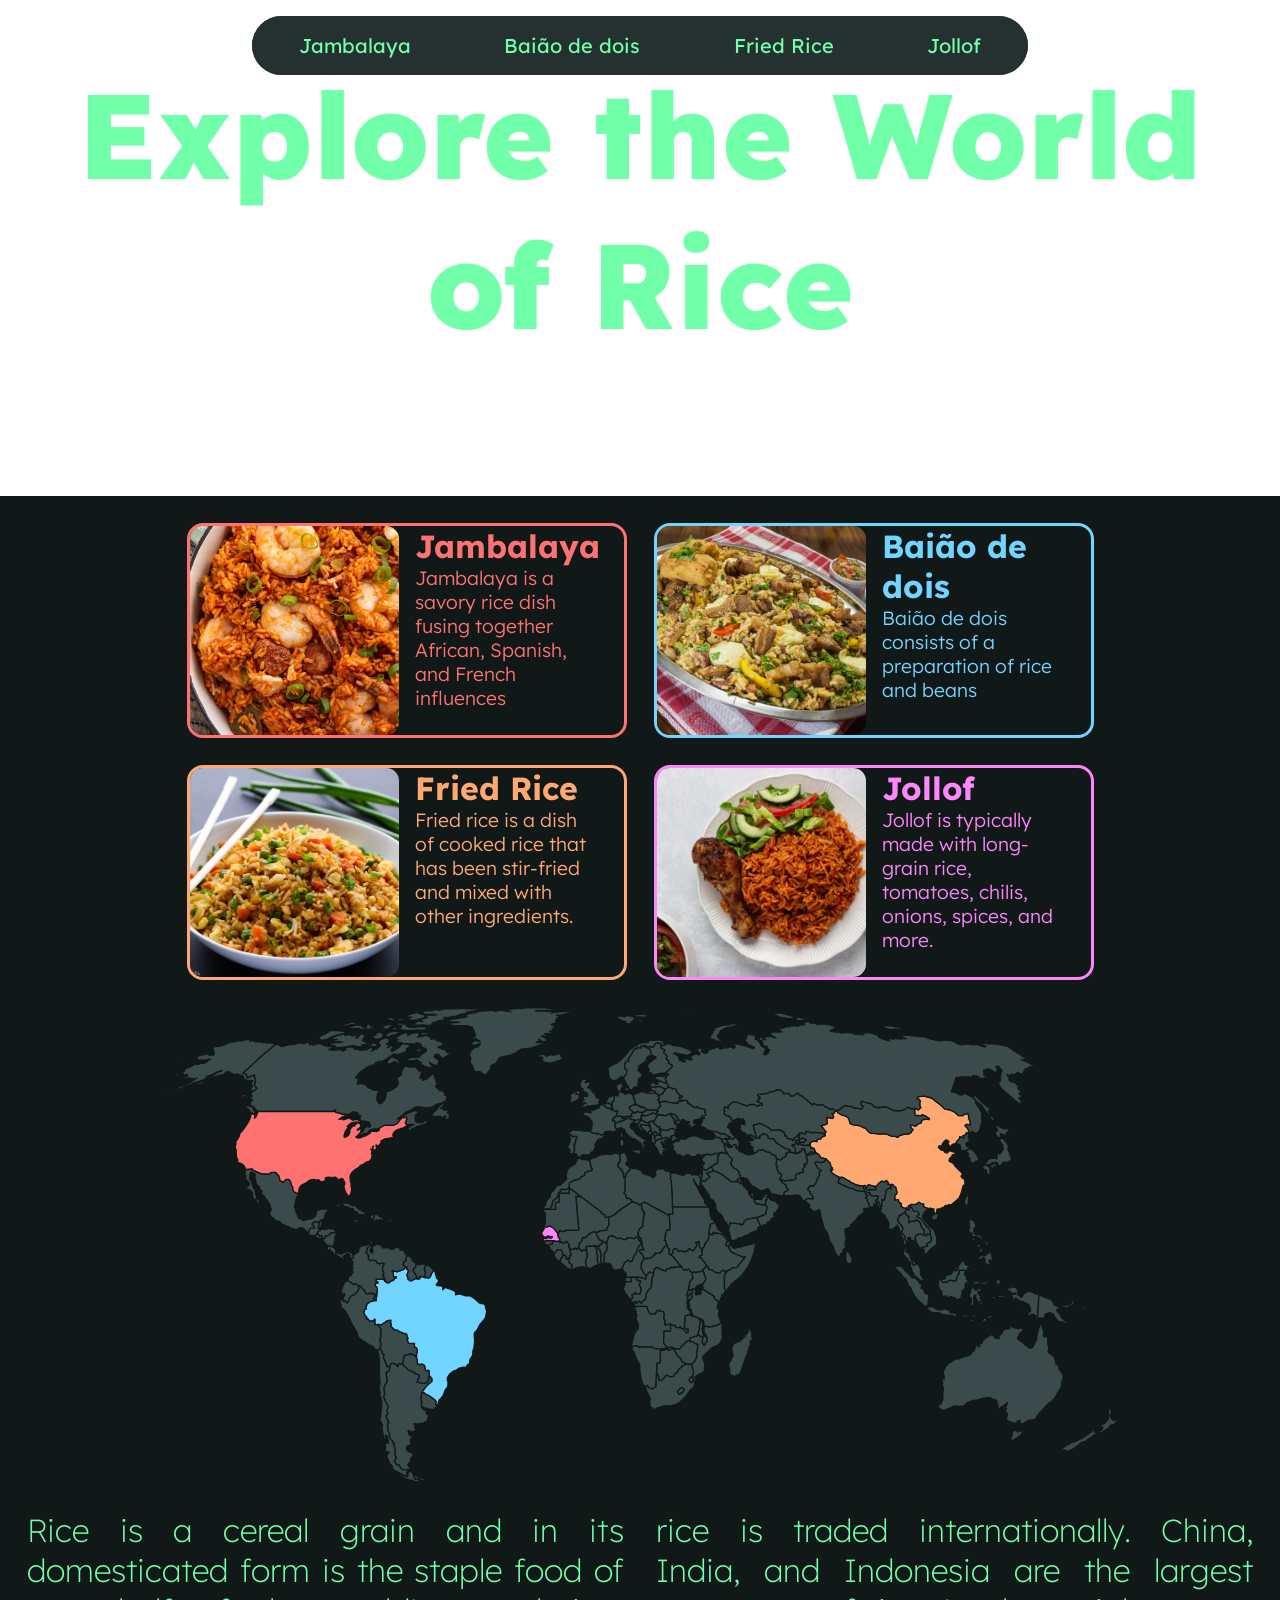
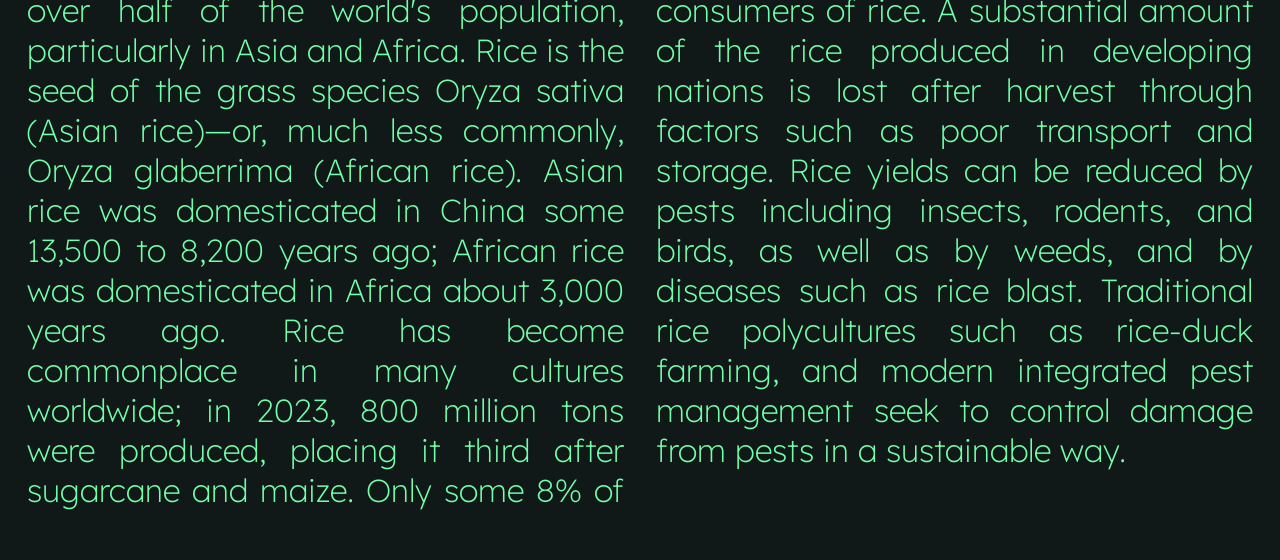
<file: world-of-rice/index.html>
<!DOCTYPE html>
<html lang="en">
  <head>
    <meta charset="UTF-8">
    <meta name="viewport" content="width=device-width, initial-scale=1.0">
    <title>World of Rice</title>
    <meta name="author" content="Lily Rierson">
    <link rel="stylesheet" href="css/reset.css">
    <link rel="stylesheet" href="css/style-index.css">
  </head>
  
  <body>
    
    <header class="top">
      <div class="nav-bar">
       <a href="jambalaya.html" class="bar-element l-end jambalaya-bar">Jambalaya</a>
       <a href="baiao-de-dois.html" class="bar-element middle baiao-de-dois-bar">Baião de dois</a>
       <a href="fried-rice.html" class="bar-element middle fried-rice-bar">Fried Rice</a>
       <a href="jollof.html" class="bar-element r-end jollof-bar">Jollof</a>
      </div>
      <h1>Explore the World of Rice</h1>
    </header>

    <main class="card-container">
      <a href="jambalaya.html" class="card1 all-cards">
        <img src="images/jambalaya.jpg" width="220" height="220" alt="photo of jambalaya"> <!-- Cheryl Malik -->
        <h2 class="text-jambalaya">Jambalaya</h2>
        <h3 class="text-jambalaya">Jambalaya is a savory rice dish fusing together African, Spanish, and French influences</h3> <!-- wikipedia.org -->
      </a>
      <a href="baiao-de-dois.html" class="card2 all-cards">
        <img src="images/baiao-de-dois.jpg" width="220" height="220" alt="photo of baião de dois"> <!-- travelfoodatlas.com -->
        <h2 class="text-baiao-de-dois">Baião de dois</h2>
        <h3 class="text-baiao-de-dois">Baião de dois consists of a preparation of rice and beans</h3> <!-- wikipedia.org -->
      </a>
      <a href="fried-rice.html" class="card3 all-cards" > <!-- everydayeasyeats.com -->
        <img src="images/fried-rice.jpg" width="220" height="220" alt="photo of fried rice">
        <h2 class="text-fried-rice">Fried Rice</h2>
        <h3 class="text-fried-rice">Fried rice is a dish of cooked rice that has been stir-fried and mixed with other ingredients.</h3> <!-- wikipedia.org -->
      </a>
      <a href="jollof.html" class="card4 all-cards" > <!-- eatwellabi.com -->
        <img src="images/jollof.jpg" width="220" height="220" alt="photo of jollof">
        <h2 class="text-jollof">Jollof</h2>
        <h3 class="text-jollof">Jollof is typically made with long-grain rice, tomatoes, chilis, onions, spices, and more.</h3> <!-- wikipedia.org -->
      </a>
    </main>

    <footer>
       <img src="images/world-map-all-colors.svg" class="globe" alt="photo of a world map with, the united states in pink to match the color used to represent jambalaya, brazil in blue to match the color used to represent baião de dois, china in orange to match the color used to represent fried rice, and Senegal in pink to match the color used to represent jollof"> <!-- simplemaps.com -->
       <p>Rice is a cereal grain and in its domesticated form is the staple food of over half of the world's population, particularly in Asia and Africa. Rice is the seed of the grass species Oryza sativa (Asian rice)—or, much less commonly, Oryza glaberrima (African rice). Asian rice was domesticated in China some 13,500 to 8,200 years ago; African rice was domesticated in Africa about 3,000 years ago. Rice has become commonplace in many cultures worldwide; in 2023, 800 million tons were produced, placing it third after sugarcane and maize. Only some 8% of rice is traded internationally. China, India, and Indonesia are the largest consumers of rice. A substantial amount of the rice produced in developing nations is lost after harvest through factors such as poor transport and storage. Rice yields can be reduced by pests including insects, rodents, and birds, as well as by weeds, and by diseases such as rice blast. Traditional rice polycultures such as rice-duck farming, and modern integrated pest management seek to control damage from pests in a sustainable way.</p> <!-- wikipedia.org -->
    </footer> 
  
  </body>
</html>
</file>
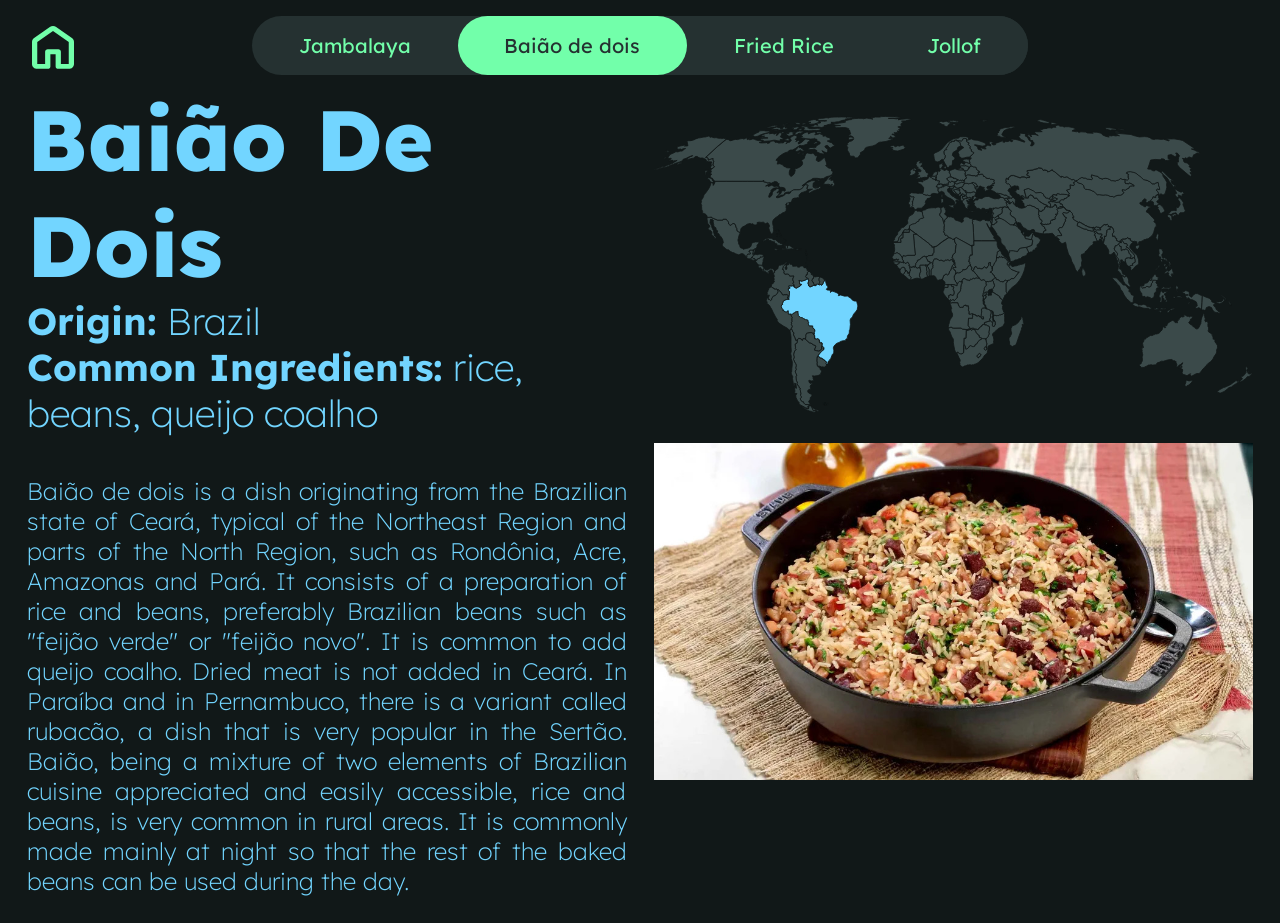
<file: world-of-rice/baiao-de-dois.html>
<!DOCTYPE html>
<html lang="en">
  <head>
    <meta charset="UTF-8">
    <meta name="viewport" content="width=device-width, initial-scale=1.0">
    <title>Baião De Dois</title>
    <meta name="author" content="Lily Rierson">
    <link rel="stylesheet" href="css/reset.css">
    <link rel="stylesheet" href="css/style-baiao-de-dois.css">
  </head>
  
  <body>
    
    <header class="top">
      <div class="nav-bar">
       <a href="jambalaya.html" class="bar-element l-end jambalaya-bar">Jambalaya</a>
       <a href="baiao-de-dois.html" class="bar-element middle baiao-de-dois-bar">Baião de dois</a>
       <a href="fried-rice.html" class="bar-element middle fried-rice-bar">Fried Rice</a>
       <a href="jollof.html" class="bar-element r-end jollof-bar">Jollof</a>
      </div>
    </header>

    <main>
      <div class="card-container">
        <div>
          <h1>Baião De Dois</h1>
          <ul>
            <li><span>Origin:</span> Brazil</li>
            <li><span>Common Ingredients:</span> rice, beans, queijo coalho</li> <!-- wikipedia.org -->
          </ul>
          <p>Baião de dois is a dish originating from the Brazilian state of Ceará, typical of the Northeast Region and parts of the North Region, such as Rondônia, Acre, Amazonas and Pará. It consists of a preparation of rice and beans, preferably Brazilian beans such as "feijão verde" or "feijão novo". It is common to add queijo coalho. Dried meat is not added in Ceará. In Paraíba and in Pernambuco, there is a variant called rubacão, a dish that is very popular in the Sertão. Baião, being a mixture of two elements of Brazilian cuisine appreciated and easily accessible, rice and beans, is very common in rural areas. It is commonly made mainly at night so that the rest of the baked beans can be used during the day.</p> <!-- wikipedia.org -->
        </div>
        <div class="visual">
          <img src=images/world-map-brazil.svg alt="world map with the brazil highlighted" class="photo map"> <!-- simplemaps.com -->
          <img src=images/baiao-de-dois2.jpg alt="photo of Baião De Dois" class="photo dish"> <!-- receitas.globo.com -->
        </div>
      </div>
    </main>

    <footer>
      <a href="index.html"> <svg width="42" height="43" viewBox="0 0 42 43" fill="none" class="home" xmlns="http://www.w3.org/2000/svg"> <path d="M5.25 37.9729H13.125V25.7236C13.125 25.0294 13.377 24.448 13.881 23.9793C14.385 23.5105 15.008 23.2753 15.75 23.2737H26.25C26.9937 23.2737 27.6176 23.5089 28.1216 23.9793C28.6256 24.4496 28.8767 25.0311 28.875 25.7236V37.9729H36.75V15.9241L21 4.89973L5.25 15.9241V37.9729ZM0 37.9729V15.9241C0 15.1483 0.186374 14.4134 0.559124 13.7192C0.931874 13.0251 1.4455 12.4535 2.1 12.0043L17.85 0.979946C18.7687 0.326649 19.8187 0 21 0C22.1812 0 23.2312 0.326649 24.15 0.979946L39.9 12.0043C40.5562 12.4535 41.0707 13.0251 41.4435 13.7192C41.8162 14.4134 42.0017 15.1483 42 15.9241V37.9729C42 39.3203 41.4855 40.4742 40.4565 41.4345C39.4275 42.3949 38.192 42.8743 36.75 42.8726H26.25C25.5062 42.8726 24.8832 42.6374 24.381 42.1671C23.8787 41.6967 23.6267 41.1152 23.625 40.4228V28.1734H18.375V40.4228C18.375 41.1169 18.123 41.6991 17.619 42.1695C17.115 42.6399 16.492 42.8743 15.75 42.8726H5.25C3.80625 42.8726 2.57075 42.3933 1.5435 41.4345C0.516249 40.4758 0.00175 39.3219 0 37.9729Z"/> <!-- Material Symbols -->
</svg></a> 
    </footer> 
  
  </body>
</html>
</file>
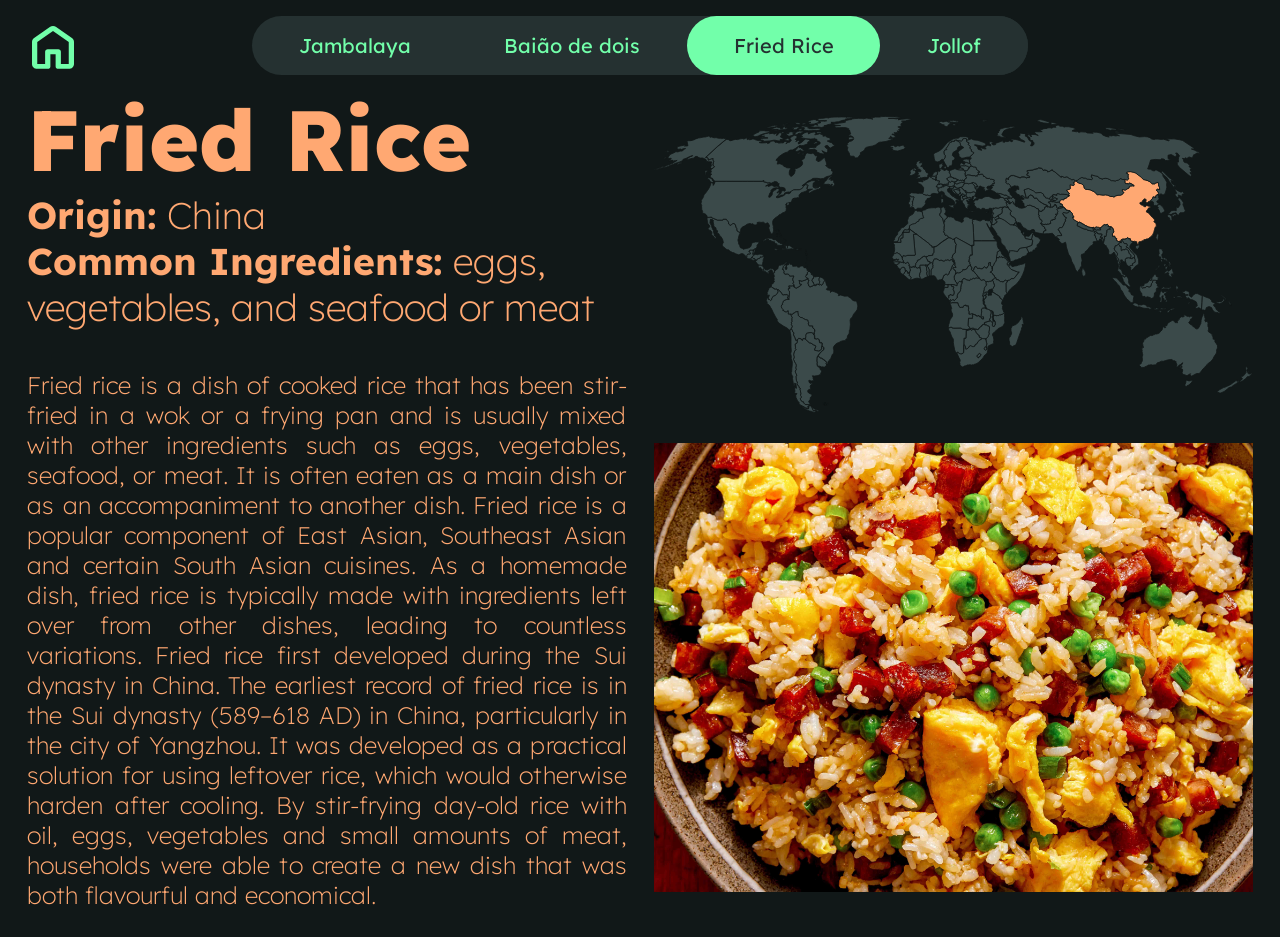
<file: world-of-rice/fried-rice.html>
<!DOCTYPE html>
<html lang="en">
  <head>
    <meta charset="UTF-8">
    <meta name="viewport" content="width=device-width, initial-scale=1.0">
    <title>Fried Rice</title>
    <meta name="author" content="Lily Rierson">
    <link rel="stylesheet" href="css/reset.css">
    <link rel="stylesheet" href="css/style-fried-rice.css">
  </head>
  
  <body>
    
    <header class="top">
      <div class="nav-bar">
       <a href="jambalaya.html" class="bar-element l-end jambalaya-bar">Jambalaya</a>
       <a href="baiao-de-dois.html" class="bar-element middle baiao-de-dois-bar">Baião de dois</a>
       <a href="fried-rice.html" class="bar-element middle fried-rice-bar">Fried Rice</a>
       <a href="jollof.html" class="bar-element r-end jollof-bar">Jollof</a>
      </div>
    </header>

    <main>
      <div class="card-container">
        <div>
          <h1>Fried Rice</h1>
          <ul>
            <li><span>Origin:</span> China</li>
            <li><span>Common Ingredients:</span> eggs, vegetables, and seafood or meat</li> <!-- wikipedia.org -->
          </ul>
          <p>Fried rice is a dish of cooked rice that has been stir-fried in a wok or a frying pan and is usually mixed with other ingredients such as eggs, vegetables, seafood, or meat. It is often eaten as a main dish or as an accompaniment to another dish. Fried rice is a popular component of East Asian, Southeast Asian and certain South Asian cuisines. As a homemade dish, fried rice is typically made with ingredients left over from other dishes, leading to countless variations. Fried rice first developed during the Sui dynasty in China. The earliest record of fried rice is in the Sui dynasty (589–618 AD) in China, particularly in the city of Yangzhou. It was developed as a practical solution for using leftover rice, which would otherwise harden after cooling. By stir-frying day-old rice with oil, eggs, vegetables and small amounts of meat, households were able to create a new dish that was both flavourful and economical.</p> <!-- wikipedia.org -->
        </div>
        <div class="visual">
          <img src=images/world-map-china.svg alt="world map with China highlighted" class="photo map"> <!-- simplemaps.com -->
          <img src=images/fried-rice2.jpg alt="photo of fried rice" class="photo dish"> <!-- foodnetwork.com -->
        </div>
      </div>
    </main>

    <footer>
      <a href="index.html"> <svg width="42" height="43" viewBox="0 0 42 43" fill="none" class="home" xmlns="http://www.w3.org/2000/svg"> <path d="M5.25 37.9729H13.125V25.7236C13.125 25.0294 13.377 24.448 13.881 23.9793C14.385 23.5105 15.008 23.2753 15.75 23.2737H26.25C26.9937 23.2737 27.6176 23.5089 28.1216 23.9793C28.6256 24.4496 28.8767 25.0311 28.875 25.7236V37.9729H36.75V15.9241L21 4.89973L5.25 15.9241V37.9729ZM0 37.9729V15.9241C0 15.1483 0.186374 14.4134 0.559124 13.7192C0.931874 13.0251 1.4455 12.4535 2.1 12.0043L17.85 0.979946C18.7687 0.326649 19.8187 0 21 0C22.1812 0 23.2312 0.326649 24.15 0.979946L39.9 12.0043C40.5562 12.4535 41.0707 13.0251 41.4435 13.7192C41.8162 14.4134 42.0017 15.1483 42 15.9241V37.9729C42 39.3203 41.4855 40.4742 40.4565 41.4345C39.4275 42.3949 38.192 42.8743 36.75 42.8726H26.25C25.5062 42.8726 24.8832 42.6374 24.381 42.1671C23.8787 41.6967 23.6267 41.1152 23.625 40.4228V28.1734H18.375V40.4228C18.375 41.1169 18.123 41.6991 17.619 42.1695C17.115 42.6399 16.492 42.8743 15.75 42.8726H5.25C3.80625 42.8726 2.57075 42.3933 1.5435 41.4345C0.516249 40.4758 0.00175 39.3219 0 37.9729Z"/> <!-- Material Symbols -->
</svg></a> 
    </footer> 
  
  </body>
</html>
</file>
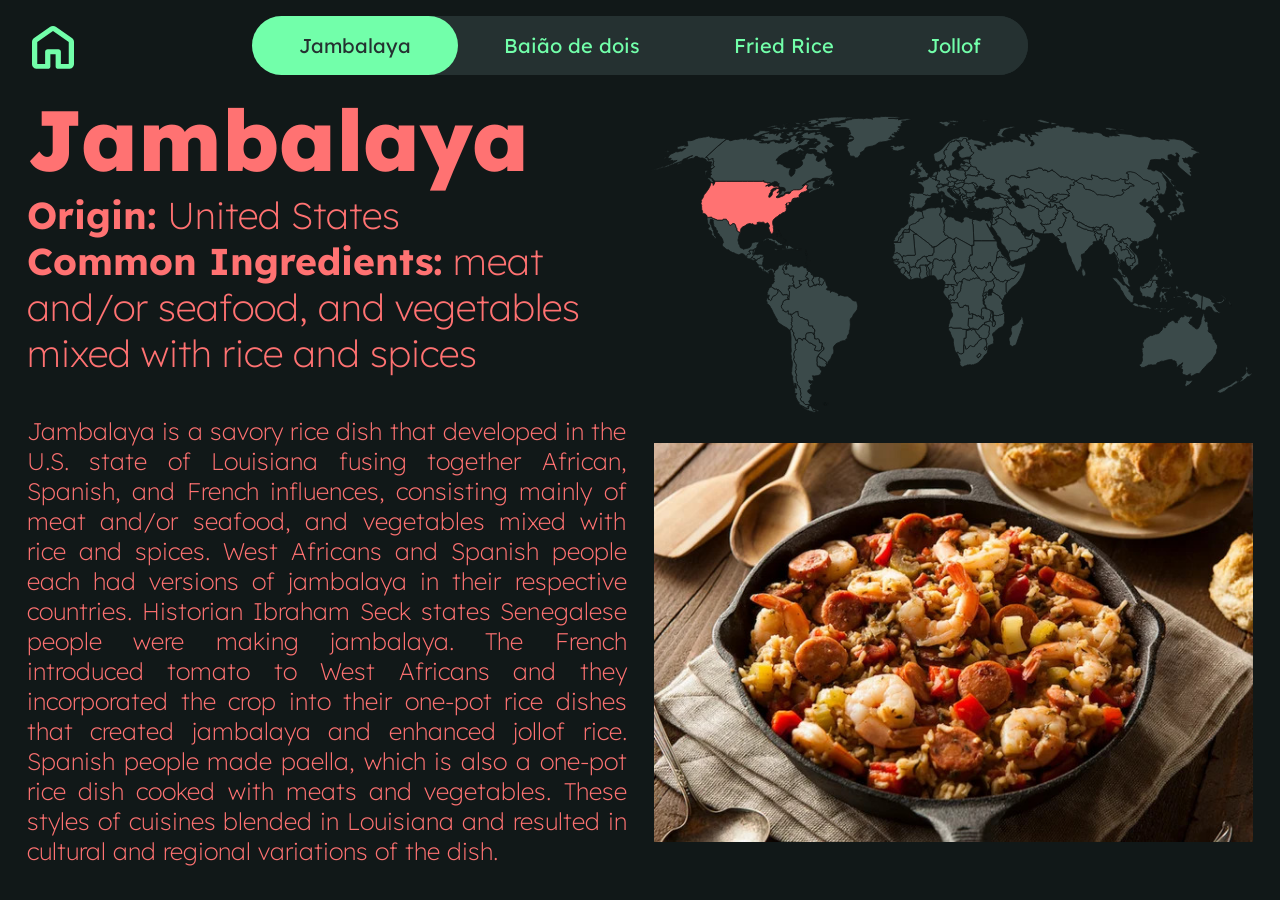
<file: world-of-rice/jambalaya.html>
<!DOCTYPE html>
<html lang="en">
  <head>
    <meta charset="UTF-8">
    <meta name="viewport" content="width=device-width, initial-scale=1.0">
    <title>Jambalaya</title>
    <meta name="author" content="Lily Rierson">
    <link rel="stylesheet" href="css/reset.css">
    <link rel="stylesheet" href="css/style-jambalaya.css">
  </head>
  
  <body>
    
    <header class="top">
      <div class="nav-bar">
       <a href="jambalaya.html" class="bar-element l-end jambalaya-bar">Jambalaya</a>
       <a href="baiao-de-dois.html" class="bar-element middle baiao-de-dois-bar">Baião de dois</a>
       <a href="fried-rice.html" class="bar-element middle fried-rice-bar">Fried Rice</a>
       <a href="jollof.html" class="bar-element r-end jollof-bar">Jollof</a>
      </div>
    </header>

    <main>
      <div class="card-container">
        <div>
          <h1>Jambalaya</h1>
          <ul>
            <li><span>Origin:</span> United States</li>
            <li><span>Common Ingredients:</span> meat and/or seafood, and vegetables mixed with rice and spices</li> <!-- wikipedia.org -->
          </ul>
          <p>Jambalaya is a savory rice dish that developed in the U.S. state of Louisiana fusing together African, Spanish, and French influences, consisting mainly of meat and/or seafood, and vegetables mixed with rice and spices. West Africans and Spanish people each had versions of jambalaya in their respective countries. Historian Ibraham Seck states Senegalese people were making jambalaya. The French introduced tomato to West Africans and they incorporated the crop into their one-pot rice dishes that created jambalaya and enhanced jollof rice. Spanish people made paella, which is also a one-pot rice dish cooked with meats and vegetables. These styles of cuisines blended in Louisiana and resulted in cultural and regional variations of the dish.</p> <!-- wikipedia.org -->
        </div>
        <div class="visual">
          <img src=images/world-map-us.svg alt="world map with the U.S. highlighted" class="photo map"> <!-- simplemaps.com -->
          <img src=images/jambalaya2.jpg alt="photo of jambalaya" class="photo dish"> <!-- timesofindia.indiatimes.com -->
        </div>
      </div>
    </main>

    <footer>
      <a href="index.html"> <svg width="42" height="43" viewBox="0 0 42 43" fill="none" class="home" xmlns="http://www.w3.org/2000/svg"> <path d="M5.25 37.9729H13.125V25.7236C13.125 25.0294 13.377 24.448 13.881 23.9793C14.385 23.5105 15.008 23.2753 15.75 23.2737H26.25C26.9937 23.2737 27.6176 23.5089 28.1216 23.9793C28.6256 24.4496 28.8767 25.0311 28.875 25.7236V37.9729H36.75V15.9241L21 4.89973L5.25 15.9241V37.9729ZM0 37.9729V15.9241C0 15.1483 0.186374 14.4134 0.559124 13.7192C0.931874 13.0251 1.4455 12.4535 2.1 12.0043L17.85 0.979946C18.7687 0.326649 19.8187 0 21 0C22.1812 0 23.2312 0.326649 24.15 0.979946L39.9 12.0043C40.5562 12.4535 41.0707 13.0251 41.4435 13.7192C41.8162 14.4134 42.0017 15.1483 42 15.9241V37.9729C42 39.3203 41.4855 40.4742 40.4565 41.4345C39.4275 42.3949 38.192 42.8743 36.75 42.8726H26.25C25.5062 42.8726 24.8832 42.6374 24.381 42.1671C23.8787 41.6967 23.6267 41.1152 23.625 40.4228V28.1734H18.375V40.4228C18.375 41.1169 18.123 41.6991 17.619 42.1695C17.115 42.6399 16.492 42.8743 15.75 42.8726H5.25C3.80625 42.8726 2.57075 42.3933 1.5435 41.4345C0.516249 40.4758 0.00175 39.3219 0 37.9729Z"/> <!-- Material Symbols -->
</svg></a> 
    </footer> 
  
  </body>
</html>
</file>
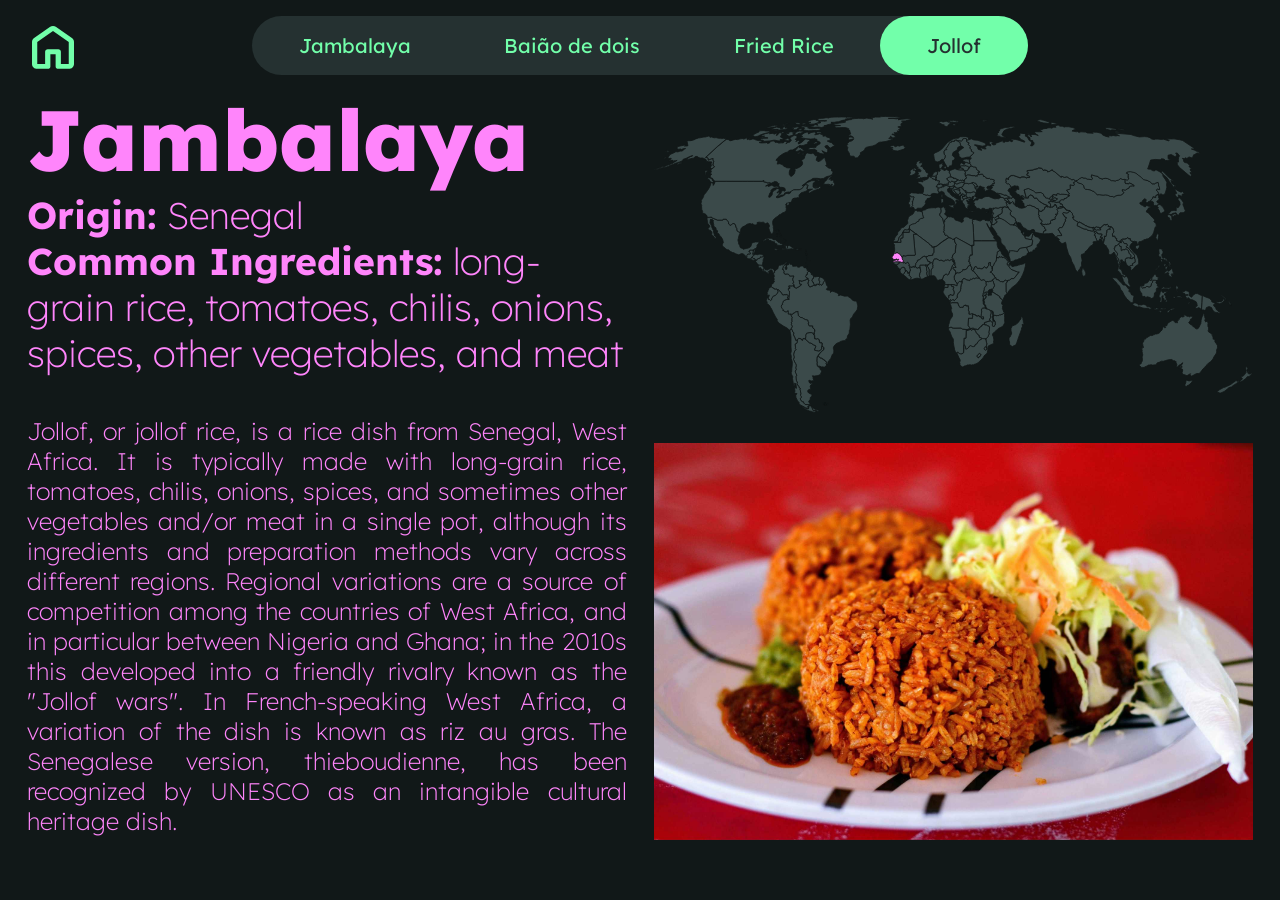
<file: world-of-rice/jollof.html>
<!DOCTYPE html>
<html lang="en">
  <head>
    <meta charset="UTF-8">
    <meta name="viewport" content="width=device-width, initial-scale=1.0">
    <title>Jollof</title>
    <meta name="author" content="Lily Rierson">
    <link rel="stylesheet" href="css/reset.css">
    <link rel="stylesheet" href="css/style-jollof.css">
  </head>
  
  <body>
    
    <header class="top">
      <div class="nav-bar">
       <a href="jambalaya.html" class="bar-element l-end jambalaya-bar">Jambalaya</a>
       <a href="baiao-de-dois.html" class="bar-element middle baiao-de-dois-bar">Baião de dois</a>
       <a href="fried-rice.html" class="bar-element middle fried-rice-bar">Fried Rice</a>
       <a href="jollof.html" class="bar-element r-end jollof-bar">Jollof</a>
      </div>
    </header>

    <main>
      <div class="card-container">
        <div>
          <h1>Jambalaya</h1>
          <ul>
            <li><span>Origin:</span> Senegal</li>
            <li><span>Common Ingredients:</span> long-grain rice, tomatoes, chilis, onions, spices, other vegetables, and meat</li> <!-- wikipedia.org -->
          </ul>
          <p>Jollof, or jollof rice, is a rice dish from Senegal, West Africa. It is typically made with long-grain rice, tomatoes, chilis, onions, spices, and sometimes other vegetables and/or meat in a single pot, although its ingredients and preparation methods vary across different regions. Regional variations are a source of competition among the countries of West Africa, and in particular between Nigeria and Ghana; in the 2010s this developed into a friendly rivalry known as the "Jollof wars". In French-speaking West Africa, a variation of the dish is known as riz au gras. The Senegalese version, thieboudienne, has been recognized by UNESCO as an intangible cultural heritage dish.</p> <!-- wikipedia.org -->
        </div>
        <div class="visual">
          <img src=images/world-map-senegal.svg alt="world map with Senegal highlighted" class="photo map"> <!-- simplemaps.com -->
          <img src=images/jollof2.jpg alt="photo of jollof" class="photo dish"> <!-- Noah Alorwu -->
        </div>
      </div>
    </main>

    <footer>
      <a href="index.html"> <svg width="42" height="43" viewBox="0 0 42 43" fill="none" class="home" xmlns="http://www.w3.org/2000/svg"> <path d="M5.25 37.9729H13.125V25.7236C13.125 25.0294 13.377 24.448 13.881 23.9793C14.385 23.5105 15.008 23.2753 15.75 23.2737H26.25C26.9937 23.2737 27.6176 23.5089 28.1216 23.9793C28.6256 24.4496 28.8767 25.0311 28.875 25.7236V37.9729H36.75V15.9241L21 4.89973L5.25 15.9241V37.9729ZM0 37.9729V15.9241C0 15.1483 0.186374 14.4134 0.559124 13.7192C0.931874 13.0251 1.4455 12.4535 2.1 12.0043L17.85 0.979946C18.7687 0.326649 19.8187 0 21 0C22.1812 0 23.2312 0.326649 24.15 0.979946L39.9 12.0043C40.5562 12.4535 41.0707 13.0251 41.4435 13.7192C41.8162 14.4134 42.0017 15.1483 42 15.9241V37.9729C42 39.3203 41.4855 40.4742 40.4565 41.4345C39.4275 42.3949 38.192 42.8743 36.75 42.8726H26.25C25.5062 42.8726 24.8832 42.6374 24.381 42.1671C23.8787 41.6967 23.6267 41.1152 23.625 40.4228V28.1734H18.375V40.4228C18.375 41.1169 18.123 41.6991 17.619 42.1695C17.115 42.6399 16.492 42.8743 15.75 42.8726H5.25C3.80625 42.8726 2.57075 42.3933 1.5435 41.4345C0.516249 40.4758 0.00175 39.3219 0 37.9729Z"/> <!-- Material Symbols -->
</svg></a> 
    </footer> 
  </body>
</html>
</file>
<file: world-of-rice/css/style-index.css>
@import url('https://fonts.googleapis.com/css2?family=Lexend+Deca:wght@100..900&display=swap');
* {
  box-sizing: border-box;
  margin: 0;
  padding: 0;
}

html {
  min-width: 950px;
}

body {
  font-family: 'Lexend Deca', sans-serif;
}
  .nav-bar {
    display: flex; 
    justify-content: center;
    width: fit-content;
    margin: auto;
    background-color: #253131;
    border-radius: 2.187rem;
    position: relative;
    top: 1rem;
  }
    
  .top {
  height: 31rem;
  background-image: url(https://lily-rierson.neocities.org/p1/images/rice-field.jpg); /*Tristan Rodriguez*/
  background-size: cover;
  background-position: left top;
  }


  .l-end, .l-end:link, .l-end:visited{
    border-radius: 2.187em 0px 0px 2.187em;
    font-size: 1.25rem;
    color: #72FFAA;
    font-weight: 400;
    text-decoration: none;
    background-color: #253131;
    padding: .6875em 2.187em;
    border: solid transparent;
    transition: 300ms all;
  }
    
  .middle, .middle:link, .middle:visited {
    font-size: 1.25rem;
    color: #72FFAA;
    font-weight: 400;
    text-decoration: none;
    background-color: #253131;
    padding: .6875em 2.187em;
    border: solid transparent;
    transition: 300ms all;
  }
  
  .r-end, .r-end:link, .r-end:visited{
    border-radius: 0em 2.187em 2.187em 0em;
    font-size: 1.25rem;
    color: #72FFAA;
    font-weight: 400;
    text-decoration: none;
    background-color: #253131;
    padding: .6875em 2.187em;
    border: solid transparent;
    transition: 300ms all;
  }
  
  
  .bar-element:hover, .bar-element:active {
    color: #253131;
    border-radius: 2.187em;
    background-color: #72FFAA;
  }
  
  h1 {
   font-size: clamp(6rem, 2.5437rem + 6.2136vw, 10rem);
   color: #72FFAA;
   font-weight: 800;
   text-align: center;
   max-width: 71.25rem;
   margin: auto;
   align-items: center;
 }
 
 h2 {
   font-size: 2rem;
   font-weight: 700;
   max-width: 12rem;
   margin-top: 10px;
 }
 
 .text-jambalaya {
   color: #FF7272;
 }
 
 .text-baiao-de-dois {
   color: #72D5FF;
 }
 
 .text-fried-rice {
   color: #FFA872;
 }
 
 .text-jollof {
   color: #FF85FB;
 }
 
 h3 {
   font-size: 1.2rem;
   max-width: 11.25rem;
   font-weight: 300;
   margin-right: 10px;
 }
 
 main img {
    aspect-ratio: 1 / 1;
    object-fit: cover;
    border-radius: .8em .8em .8em .8em;
    height: 100%;
 }
 
 .card-container {
   display: flex;
   justify-content: center;
   gap: 1.6875rem;
   padding: 27px 27px 27px 27px;
   flex-wrap: wrap;
 }
 
 main a {
   column-count: 2;
   column-gap: 1rem;
 }
 
 .card1, .card1:link, .card1:visited {
   border: solid 3px #FF7272;
   border-radius: 1rem;
   transition: 250ms all;
 }
 
 .card2, .card2:link, .card2:visited{
   border: solid 3px #72D5FF;
   border-radius: 1rem;
   transition: 250ms all;
 }
 
 .card3, .card3:link, .card3:visited {
   border: solid 3px #FFA872;
   border-radius: 1rem;
   transition: 250ms all;
 }
 
 .card4, .card4:link, .card4:visited {
   border: solid 3px #FF85FB;
   border-radius: 1rem;
   transition: 250ms all;
 }
 
 main {
   background-color: #111818;
 }
 
 .all-cards {
   max-width: 440px;
 }
 
 a {
   text-decoration: none;
 }
 
 .card1:hover, .card1:active {
   box-shadow: 0 0 10px 7px #FF7272;
 }
 
 .card2:hover, .card2:active {
   box-shadow: 0 0 10px 7px #72D5FF;
 }
 
 .card3:hover, .card3:active {
   box-shadow: 0 0 10px 7px #FFA872;
 }
 
 .card4:hover, .card4:active {
   box-shadow: 0 0 10px 7px #FF85FB;
 }
 
 .globe {
   display: block;
   margin: auto;
   width: 75%;
 }
 
 footer {
   background-color: #111818;
 }
 
 p {
   column-count: 2;
   column-gap: 2rem;
   color: #72FFAA;
   padding: 27px 27px 50px 27px;
   text-align: justify;
   font-weight: 200;
   font-size: 2rem;
 }
 
 @media (max-width: 70rem)
{
    p {
      column-count: 1;
    }
}
</file>
<file: world-of-rice/css/style-baiao-de-dois.css>
@import url('https://fonts.googleapis.com/css2?family=Lexend+Deca:wght@100..900&display=swap');
* {
  box-sizing: border-box;
  margin: 0;
  padding: 0;
}
html {
  min-width: 950px;
}


body {
  font-family: 'Lexend Deca', sans-serif;
  background-color: #111818;
}

  svg {
    position: absolute;
    left: 32px;
    top: 26px;
  }
  
  
  .nav-bar {
    display: flex; 
    justify-content: center;
    width: fit-content;
    margin: auto;
    background-color: #253131;
    border-radius: 2.187rem;
    position: relative;
    top: 1rem;
  }
  
   .l-end, .l-end:link, .l-end:visited{
    font-size: 1.25rem;
    text-decoration: none;
    padding: .6875em 2.187em;
    border: solid transparent;
    transition: 300ms all;
    color: #72FFAA;
  }
    
  .middle, .middle:link, .middle:visited {
    font-size: 1.25rem;
    color: #72FFAA;
    font-weight: 400;
    text-decoration: none;
    background-color: #253131;
    padding: .6875em 2.187em;
    border: solid transparent;
    transition: 300ms all;
  }
  
  .r-end, .r-end:link, .r-end:visited{
    border-radius: 0em 2.187em 2.187em 0em;
    font-size: 1.25rem;
    color: #72FFAA;
    font-weight: 400;
    text-decoration: none;
    background-color: #253131;
    padding: .6875em 2.187em;
    border: solid transparent;
    transition: 300ms all;
  }
  
  .baiao-de-dois-bar, .baiao-de-dois-bar:link, .baiao-de-dois-bar:visited {
    color: #253131;
    border-radius: 2.187em;
    font-weight: 400;
    background-color: #72FFAA;
  }
  
  .bar-element:hover, .bar-element:active {
    color: #253131;
    border-radius: 2.187em;
    background-color: #72FFAA;
  }
  
  main {
    color: #72D5FF;
  }
  
  .card-container {
    display: flex;
    gap: 1.6875rem;
    padding: 27px 27px 27px 27px;
    flex-wrap: wrap;
    justify-content: flex-start;
  }
  
  .card-container div {
    flex: 1 1 calc(50% - 2rem);
  }
  
  h1 {
    font-weight: 800;
    font-size: clamp(4rem, 0rem + 6.6667vw, 7rem);
  }
  
  ul {
    list-style: none;
    font-weight: 200;
    font-size: clamp(2rem, 1rem + 1.6667vw, 3rem);
  }
  
  ul span {
    font-weight: 700;
  }
  
  p {
    font-weight: 200;
    font-size: clamp(1.5rem, 0rem + 1.6667vw, 2rem);
    margin-top: 40px;
    text-align: justify;
  }
  
  .photo {
    object-fit: cover;
    width: 100%;
  }
  
  .map {
    margin-top: 30px;
    margin-bottom: 30px;
  }
  
  .dish {
    object-fit: cover;
    max-height: 486px;
  }
  
  .home, .home:link, .home:visited {
    fill: #72FFAA;
    transition: 300ms all;
  }
  
  .home:hover, .home:active {
    fill: #72D5FF;
  }
  
  
  @media (max-width: 70rem) {
  .card-container {
    flex-direction: column;
    /*flex: 1 1 100%;*/
  }
  }
</file>
<file: world-of-rice/css/style-fried-rice.css>
@import url('https://fonts.googleapis.com/css2?family=Lexend+Deca:wght@100..900&display=swap');
* {
  box-sizing: border-box;
  margin: 0;
  padding: 0;
}
html {
  min-width: 950px;
}


body {
  font-family: 'Lexend Deca', sans-serif;
  background-color: #111818;
}

  svg {
    position: absolute;
    left: 32px;
    top: 26px;
  }
  
  
  .nav-bar {
    display: flex; 
    justify-content: center;
    width: fit-content;
    margin: auto;
    background-color: #253131;
    border-radius: 2.187rem;
    position: relative;
    top: 1rem;
  }
  
   .l-end, .l-end:link, .l-end:visited{
    font-size: 1.25rem;
    text-decoration: none;
    padding: .6875em 2.187em;
    border: solid transparent;
    transition: 300ms all;
    color: #72ffAA;
  }
    
  .middle, .middle:link, .middle:visited {
    font-size: 1.25rem;
    color: #72FFAA;
    font-weight: 400;
    text-decoration: none;
    background-color: #253131;
    padding: .6875em 2.187em;
    border: solid transparent;
    transition: 300ms all;
  }
  
  .r-end, .r-end:link, .r-end:visited{
    border-radius: 0em 2.187em 2.187em 0em;
    font-size: 1.25rem;
    color: #72FFAA;
    font-weight: 400;
    text-decoration: none;
    background-color: #253131;
    padding: .6875em 2.187em;
    border: solid transparent;
    transition: 300ms all;
  }
  
 .fried-rice-bar, .fried-rice-bar:link, .fried-rice-bar:visited {
    color: #253131;
    border-radius: 2.187em;
    font-weight: 400;
    background-color: #72FFAA;
  }
  
  
  .bar-element:hover, .bar-element:active {
    color: #253131;
    border-radius: 2.187em;
    background-color: #72FFAA;
  }
  
  main {
    color: #FFA872;
  }
  
  .card-container {
    display: flex;
    gap: 1.6875rem;
    padding: 27px 27px 27px 27px;
    flex-wrap: wrap;
    justify-content: flex-start;
  }
  
  .card-container div {
    flex: 1 1 calc(50% - 2rem);
  }
  
  h1 {
    font-weight: 800;
    font-size: clamp(4rem, 0rem + 6.6667vw, 8rem);
  }
  
  ul {
    list-style: none;
    font-weight: 200;
    font-size: clamp(2rem, 1rem + 1.6667vw, 3rem);
  }
  
  ul span {
    font-weight: 700;
  }
  
  p {
    font-weight: 200;
    font-size: clamp(1.5rem, 0rem + 1.6667vw, 2rem);
    margin-top: 40px;
    text-align: justify;
  }
  
  .photo {
    object-fit: cover;
    width: 100%;
  }
  
  .map {
    margin-top: 30px;
    margin-bottom: 30px;
  }
  
  .dish {
    object-fit: cover;
    max-height: 486px;
  }
  
  .home, .home:link, .home:visited {
    fill: #72FFAA;
    transition: 300ms all;
  }
  
  .home:hover, .home:active {
    fill: #FFA872;
  }
  
  
  @media (max-width: 70rem) {
  .card-container {
    flex-direction: column;
    /*flex: 1 1 100%;*/
  }
  }
</file>
<file: world-of-rice/css/style-jambalaya.css>
@import url('https://fonts.googleapis.com/css2?family=Lexend+Deca:wght@100..900&display=swap');
* {
  box-sizing: border-box;
  margin: 0;
  padding: 0;
}
html {
  min-width: 950px;
}


body {
  font-family: 'Lexend Deca', sans-serif;
  background-color: #111818;
}

  svg {
    position: absolute;
    left: 32px;
    top: 26px;
  }
  
  
  .nav-bar {
    display: flex; 
    justify-content: center;
    width: fit-content;
    margin: auto;
    background-color: #253131;
    border-radius: 2.187rem;
    position: relative;
    top: 1rem;
  }
  
   .l-end, .l-end:link, .l-end:visited{
    font-size: 1.25rem;
    text-decoration: none;
    padding: .6875em 2.187em;
    border: solid transparent;
    transition: 300ms all;
    color: #72ffAA;
  }
    
  .middle, .middle:link, .middle:visited {
    font-size: 1.25rem;
    color: #72FFAA;
    font-weight: 400;
    text-decoration: none;
    background-color: #253131;
    padding: .6875em 2.187em;
    border: solid transparent;
    transition: 300ms all;
  }
  
  .r-end, .r-end:link, .r-end:visited{
    border-radius: 0em 2.187em 2.187em 0em;
    font-size: 1.25rem;
    color: #72FFAA;
    font-weight: 400;
    text-decoration: none;
    background-color: #253131;
    padding: .6875em 2.187em;
    border: solid transparent;
    transition: 300ms all;
  }
  
 .jambalaya-bar, .jambalaya-bar:link, .jambalaya-bar:visited {
    color: #253131;
    border-radius: 2.187em;
    font-weight: 400;
    background-color: #72FFAA;
  }
  
  
  .bar-element:hover, .bar-element:active {
    color: #253131;
    border-radius: 2.187em;
    background-color: #72FFAA;
  }
  
  main {
    color: #FF7272;
  }
  
  .card-container {
    display: flex;
    gap: 1.6875rem;
    padding: 27px 27px 27px 27px;
    flex-wrap: wrap;
    justify-content: flex-start;
  }
  
  .card-container div {
    flex: 1 1 calc(50% - 2rem);
  }
  
  h1 {
    font-weight: 800;
    font-size: clamp(4rem, 0rem + 6.6667vw, 8rem);
  }
  
  ul {
    list-style: none;
    font-weight: 200;
    font-size: clamp(2rem, 1rem + 1.6667vw, 3rem);
  }
  
  ul span {
    font-weight: 700;
  }
  
  p {
    font-weight: 200;
    font-size: clamp(1.5rem, 0rem + 1.6667vw, 2rem);
    margin-top: 40px;
    text-align: justify;
  }
  
  .photo {
    object-fit: cover;
    width: 100%;
  }
  
  .map {
    margin-top: 30px;
    margin-bottom: 30px;
  }
  
  .dish {
    object-fit: cover;
    max-height: 486px;
  }
  
  .home, .home:link, .home:visited {
    fill: #72FFAA;
    transition: 300ms all;
  }
  
  .home:hover, .home:active {
    fill: #FF7272;
  }
  
  
  @media (max-width: 70rem) {
  .card-container {
    flex-direction: column;
    /*flex: 1 1 100%;*/
  }
  }
</file>
<file: world-of-rice/css/style-jollof.css>
@import url('https://fonts.googleapis.com/css2?family=Lexend+Deca:wght@100..900&display=swap');
* {
  box-sizing: border-box;
  margin: 0;
  padding: 0;
}
html {
  min-width: 950px;
}


body {
  font-family: 'Lexend Deca', sans-serif;
  background-color: #111818;
}

  svg {
    position: absolute;
    left: 32px;
    top: 26px;
  }
  
  
  .nav-bar {
    display: flex; 
    justify-content: center;
    width: fit-content;
    margin: auto;
    background-color: #253131;
    border-radius: 2.187rem;
    position: relative;
    top: 1rem;
  }
  
   .l-end, .l-end:link, .l-end:visited{
    font-size: 1.25rem;
    text-decoration: none;
    padding: .6875em 2.187em;
    border: solid transparent;
    transition: 300ms all;
    color: #72ffAA;
  }
    
  .middle, .middle:link, .middle:visited {
    font-size: 1.25rem;
    color: #72FFAA;
    font-weight: 400;
    text-decoration: none;
    background-color: #253131;
    padding: .6875em 2.187em;
    border: solid transparent;
    transition: 300ms all;
  }
  
  .r-end, .r-end:link, .r-end:visited{
    border-radius: 0em 2.187em 2.187em 0em;
    font-size: 1.25rem;
    color: #72FFAA;
    font-weight: 400;
    text-decoration: none;
    background-color: #253131;
    padding: .6875em 2.187em;
    border: solid transparent;
    transition: 300ms all;
  }
  
 .jollof-bar, .jollof-bar:link, .jollof-bar:visited {
    color: #253131;
    border-radius: 2.187em;
    font-weight: 400;
    background-color: #72FFAA;
  }
  
  
  .bar-element:hover, .bar-element:active {
    color: #253131;
    border-radius: 2.187em;
    background-color: #72FFAA;
  }
  
  main {
    color: #FF85FB;
  }
  
  .card-container {
    display: flex;
    gap: 1.6875rem;
    padding: 27px 27px 27px 27px;
    flex-wrap: wrap;
    justify-content: flex-start;
  }
  
  .card-container div {
    flex: 1 1 calc(50% - 2rem);
  }
  
  h1 {
    font-weight: 800;
    font-size: clamp(4rem, 0rem + 6.6667vw, 8rem);
  }
  
  ul {
    list-style: none;
    font-weight: 200;
    font-size: clamp(2rem, 1rem + 1.6667vw, 3rem);
  }
  
  ul span {
    font-weight: 700;
  }
  
  p {
    font-weight: 200;
    font-size: clamp(1.5rem, 0rem + 1.6667vw, 2rem);
    margin-top: 40px;
    text-align: justify;
  }
  
  .photo {
    object-fit: cover;
    width: 100%;
  }
  
  .map {
    margin-top: 30px;
    margin-bottom: 30px;
  }
  
  .dish {
    object-fit: cover;
    max-height: 486px;
  }
  
  .home, .home:link, .home:visited {
    fill: #72FFAA;
    transition: 300ms all;
  }
  
  .home:hover, .home:active {
    fill: #FF85FB;
  }
  
  
  @media (max-width: 70rem) {
  .card-container {
    flex-direction: column;
    /*flex: 1 1 100%;*/
  }
  }
</file>
